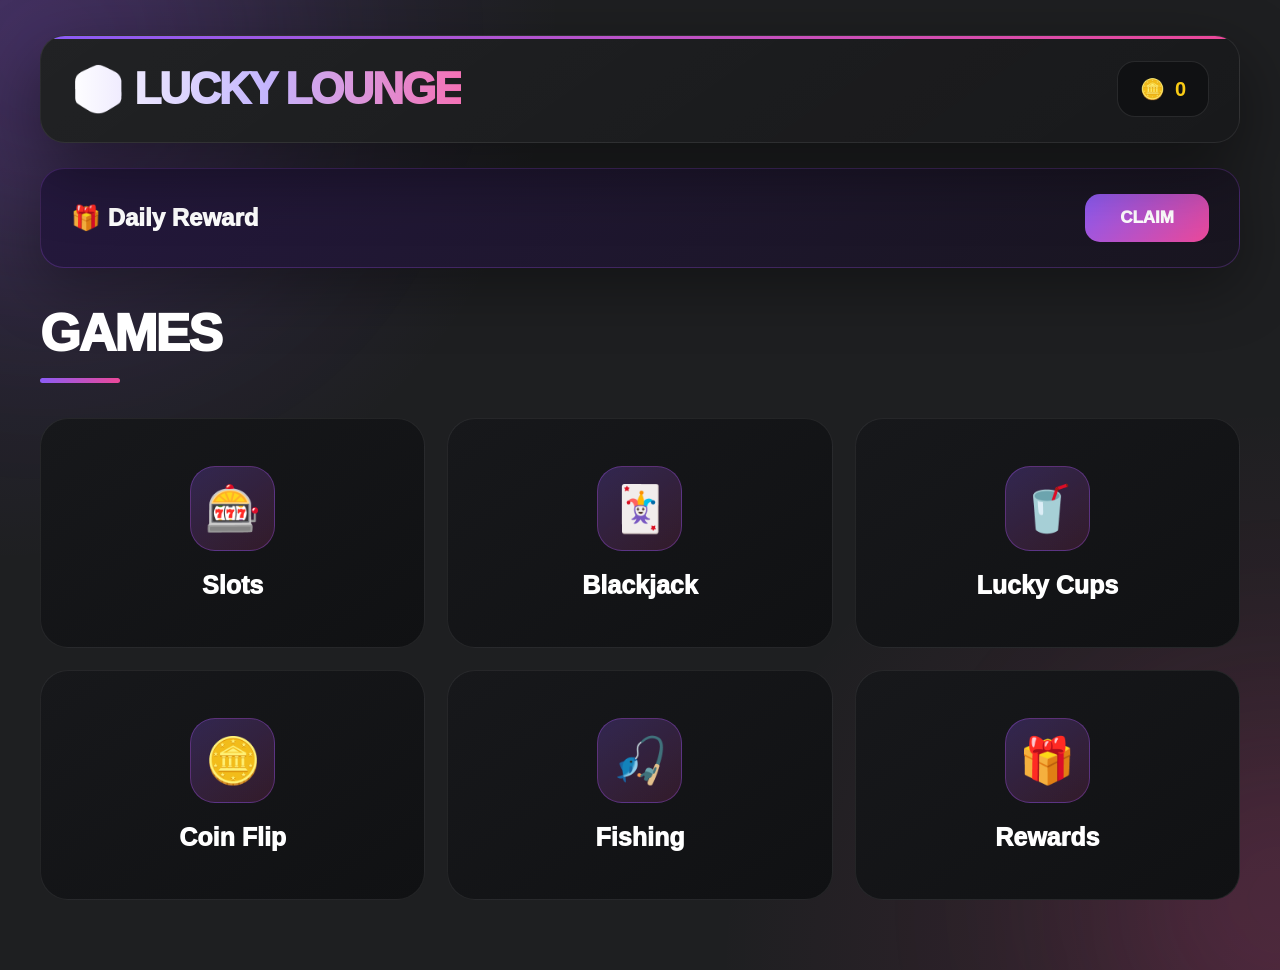
<file: index.html>
<!DOCTYPE html>
<html lang="en">

<head>

<meta charset="UTF-8">

<meta name="viewport" content="width=device-width, initial-scale=1.0">

<title>
Lucky Lounge
</title>

<link rel="stylesheet" href="style.css">

</head>


<body>


<div class="menu">



    <!-- HEADER -->

    <div class="top">


        <div class="logo">

            🎲 LUCKY LOUNGE

        </div>



        <div class="coins">

            🪙

            <span id="coins">
                0
            </span>

        </div>


    </div>






    <!-- DAILY REWARD -->


    <div class="daily">


        <div>

            🎁 Daily Reward

        </div>



        <button onclick="claimDailyReward()">

            CLAIM

        </button>


    </div>







    <!-- TITLE -->


    <h1>

        GAMES

    </h1>








    <!-- GAME BUTTONS -->


    <div class="buttons">



        <button
        class="game-btn"
        onclick="openGame('games/slots.html')">


            <span>
                🎰
            </span>


            <div>
                Slots
            </div>


        </button>






        <button
        class="game-btn"
        onclick="openGame('games/blackjack.html')">


            <span>
                🃏
            </span>


            <div>
                Blackjack
            </div>


        </button>







        <button
        class="game-btn"
        onclick="openGame('games/cups.html')">


            <span>
                🥤
            </span>


            <div>
                Lucky Cups
            </div>


        </button>








        <button
        class="game-btn"
        onclick="openGame('games/coinflip.html')">


            <span>
                🪙
            </span>


            <div>
                Coin Flip
            </div>


        </button>








        <button
        class="game-btn"
        onclick="openGame('games/fishing.html')">


            <span>
                🎣
            </span>


            <div>
                Fishing
            </div>


        </button>








        <button
        class="game-btn"
        onclick="openGame('games/rewards.html')">


            <span>
                🎁
            </span>


            <div>
                Rewards
            </div>


        </button>





    </div>





</div>








<!-- SCRIPTS -->

<script src="js/sounds.js"></script>

<script src="js/currency.js"></script>

<script src="js/rewards.js"></script>



<script>


function openGame(page){


    playSound("click");


    setTimeout(()=>{


        window.location.href = page;


    },150);


}


</script>



</body>

</html>
</file>
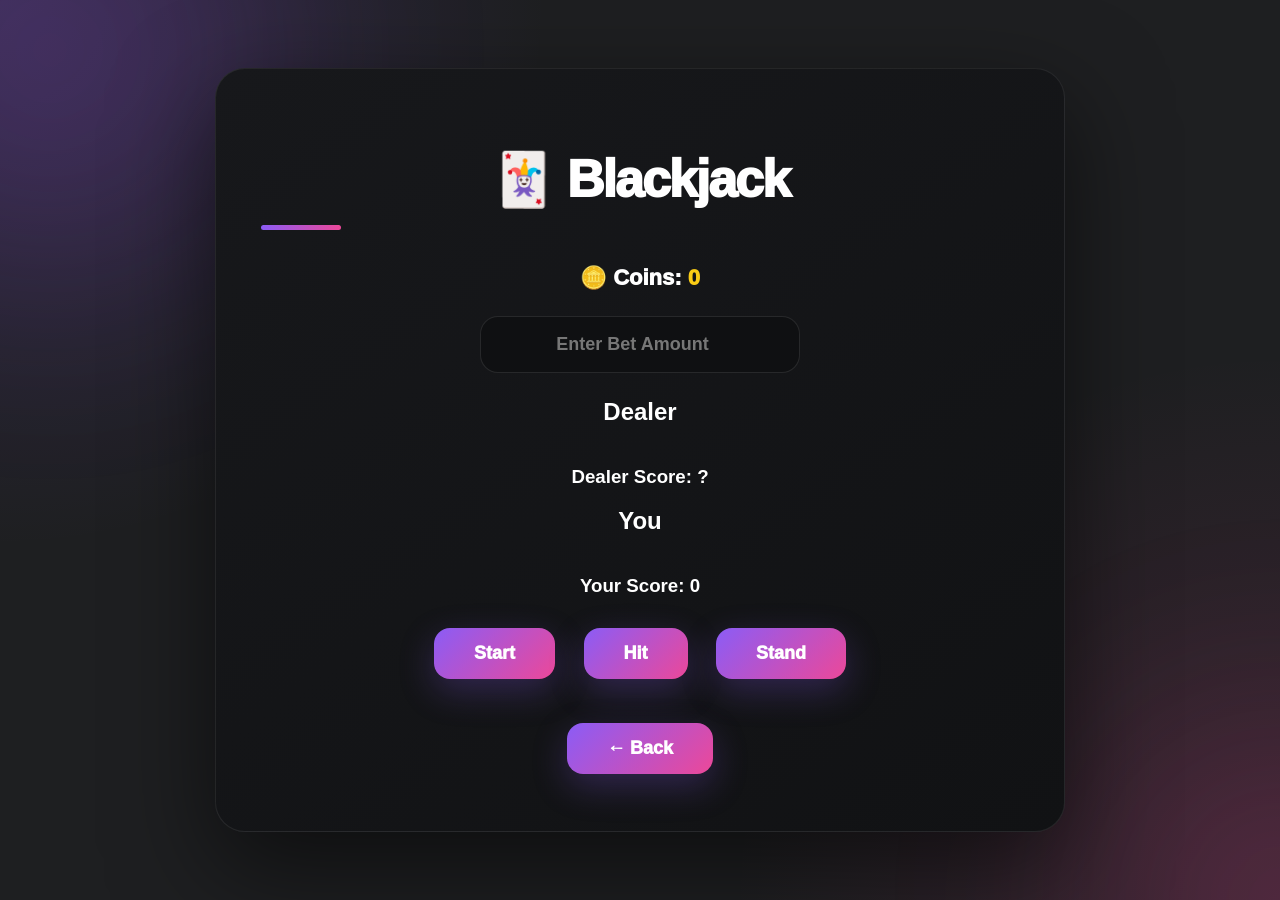
<file: games/blackjack.html>
<!DOCTYPE html>
<html lang="en">

<head>

<meta charset="UTF-8">

<meta name="viewport" content="width=device-width, initial-scale=1.0">

<title>Lucky Lounge Blackjack</title>

<link rel="stylesheet" href="../style.css">

</head>


<body>



<div class="game-page">


<div class="game-container">



<h1 class="game-title">

🃏 Blackjack

</h1>





<div class="money">

🪙 Coins:
<span id="coins">
0
</span>

</div>







<div class="bet-box">


<input 
id="bet"
type="number"
placeholder="Enter Bet Amount"
min="1">


</div>







<h2>

Dealer

</h2>


<div id="dealerCards">


</div>



<h3>

Dealer Score:

<span id="dealerScore">

?

</span>

</h3>









<h2>

You

</h2>


<div id="playerCards">


</div>



<h3>

Your Score:

<span id="playerScore">

0

</span>

</h3>







<div class="actions">


<button
class="game-action"
onclick="startGame()">

Start

</button>




<button
class="game-action"
onclick="hit()">

Hit

</button>





<button
class="game-action"
onclick="stand()">

Stand

</button>


</div>







<h2 id="result">


</h2>






<button
class="game-action"
onclick="window.location.href='../index.html'">

← Back

</button>






</div>


</div>







<script src="../js/currency.js"></script>

<script src="../js/blackjack.js"></script>

<script src="../js/sounds.js"></script>



</body>

</html>
</file>
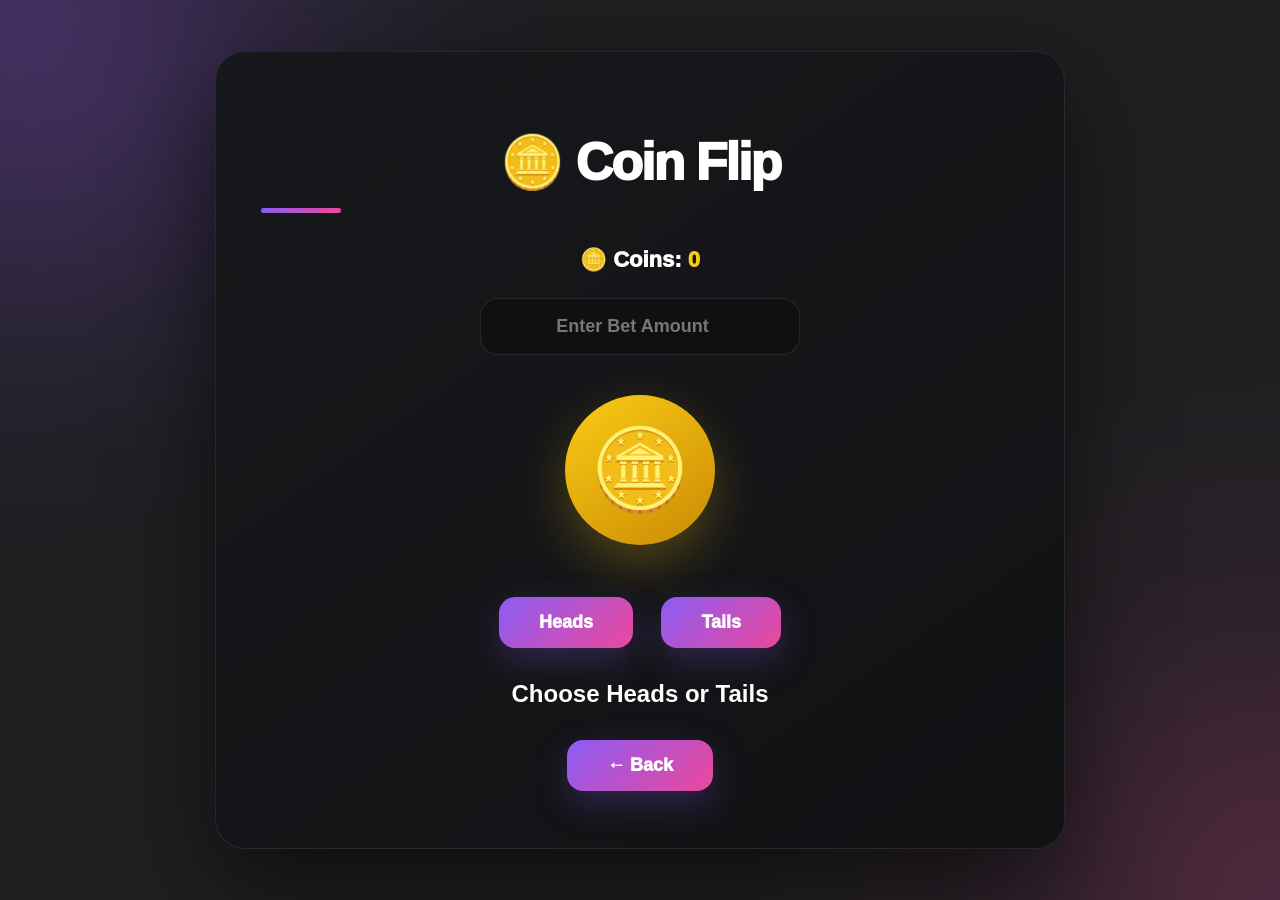
<file: games/coinflip.html>
<!DOCTYPE html>
<html lang="en">

<head>

<meta charset="UTF-8">

<meta name="viewport" content="width=device-width, initial-scale=1.0">

<title>Lucky Lounge Coin Flip</title>

<link rel="stylesheet" href="../style.css">

</head>


<body>



<div class="game-page">


<div class="game-container">



<h1 class="game-title">

🪙 Coin Flip

</h1>





<div class="money">

🪙 Coins:

<span id="coins">

0

</span>

</div>








<div class="bet-box">


<input

id="bet"

type="number"

placeholder="Enter Bet Amount"

min="1">


</div>









<div class="coin-area">


<div id="coin" class="coin">


🪙


</div>


</div>








<div class="choice">


<button

class="game-action"

onclick="flipCoin('Heads')">

Heads


</button>




<button

class="game-action"

onclick="flipCoin('Tails')">

Tails


</button>


</div>







<h2 id="result">


Choose Heads or Tails


</h2>







<button

class="game-action"

onclick="window.location.href='../index.html'">


← Back


</button>







</div>


</div>








<script src="../js/currency.js"></script>

<script src="../js/coinflip.js"></script>

<script src="../js/sounds.js"></script>



</body>

</html>
</file>
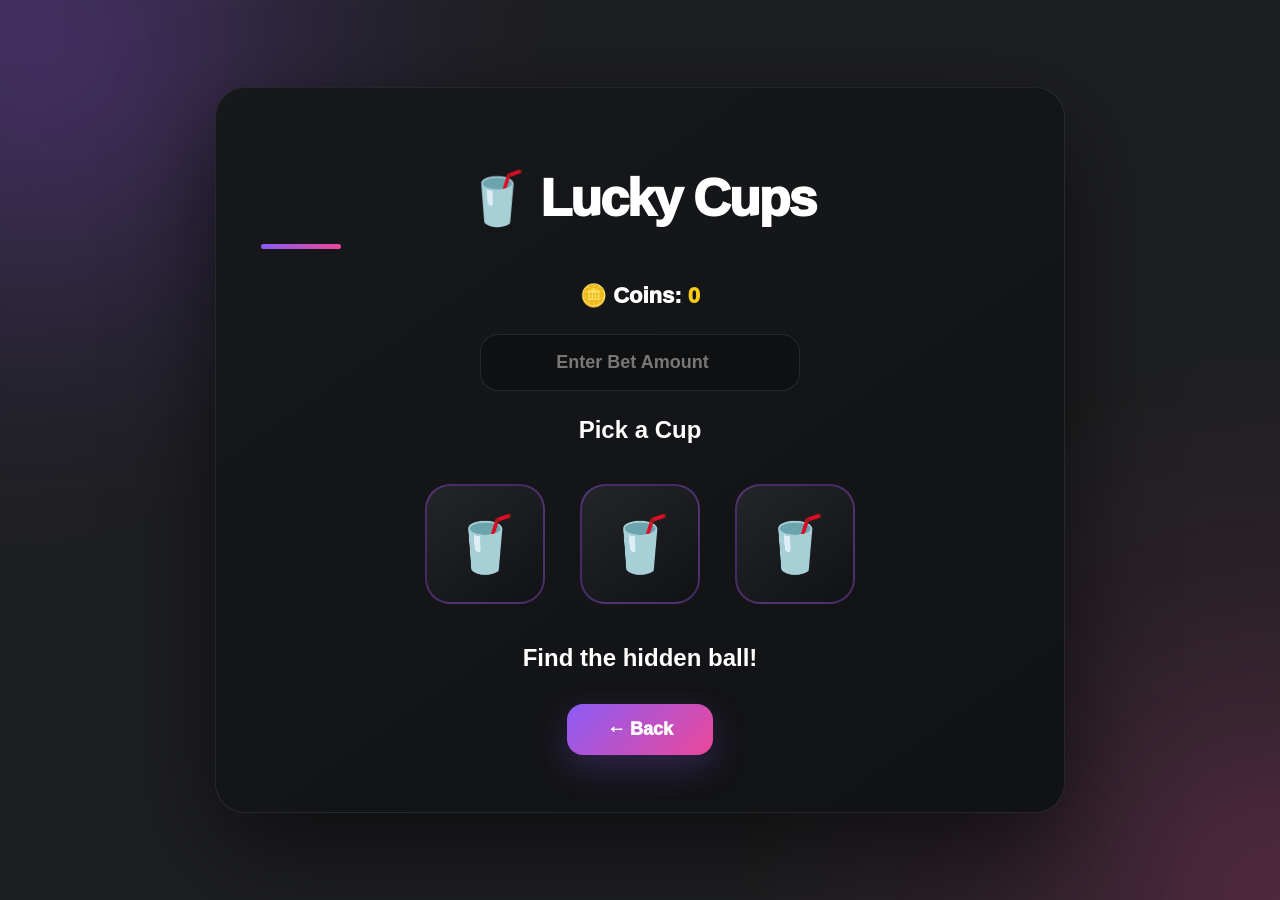
<file: games/cups.html>
<!DOCTYPE html>
<html lang="en">

<head>

<meta charset="UTF-8">

<meta name="viewport" content="width=device-width, initial-scale=1.0">

<title>Lucky Lounge Cups</title>

<link rel="stylesheet" href="../style.css">

</head>


<body>



<div class="game-page">


<div class="game-container">



<h1 class="game-title">

🥤 Lucky Cups

</h1>






<div class="money">

🪙 Coins:

<span id="coins">

0

</span>

</div>







<div class="bet-box">


<input

id="bet"

type="number"

placeholder="Enter Bet Amount"

min="1">


</div>









<h2>

Pick a Cup

</h2>






<div class="cups">



<button

class="cup"

onclick="chooseCup(1)">

🥤

</button>





<button

class="cup"

onclick="chooseCup(2)">

🥤

</button>






<button

class="cup"

onclick="chooseCup(3)">

🥤

</button>



</div>








<h2 id="result">

Find the hidden ball!

</h2>







<button

class="game-action"

onclick="window.location.href='../index.html'">

← Back

</button>







</div>


</div>







<script src="../js/currency.js"></script>

<script src="../js/cups.js"></script>

<script src="../js/sounds.js"></script>



</body>

</html>
</file>
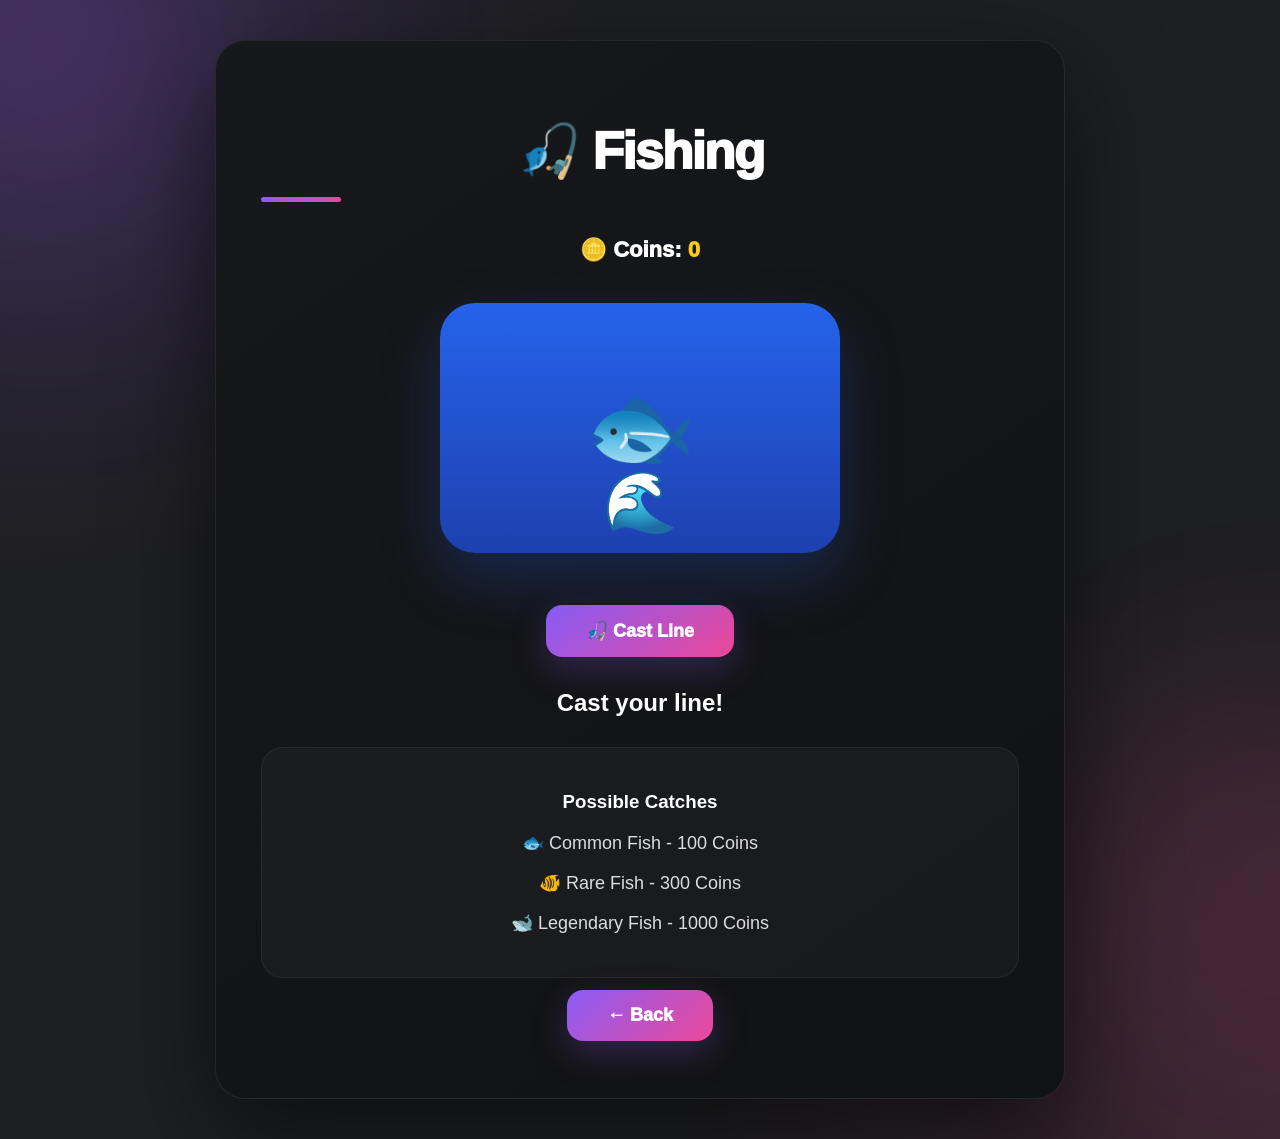
<file: games/fishing.html>
<!DOCTYPE html>
<html lang="en">

<head>
    <meta charset="UTF-8">
    <meta name="viewport" content="width=device-width, initial-scale=1.0">

    <title>Lucky Lounge Fishing</title>

    <link rel="stylesheet" href="../style.css">
</head>

<body>

<div class="game-page">

    <div class="game-container">

        <h1 class="game-title">
            🎣 Fishing
        </h1>

        <div class="money">
            🪙 Coins:
            <span id="coins">0</span>
        </div>

        <div class="pond">

            <div id="fish" class="fish">
                🐟
            </div>

            <div class="wave">
                🌊
            </div>

        </div>

        <button
            class="game-action"
            onclick="fish()">
            🎣 Cast Line
        </button>

        <h2 id="fishResult">
            Cast your line!
        </h2>

        <div class="catch-info">

            <h3>Possible Catches</h3>

            <p>🐟 Common Fish - 100 Coins</p>
            <p>🐠 Rare Fish - 300 Coins</p>
            <p>🐋 Legendary Fish - 1000 Coins</p>

        </div>

        <button
            class="game-action"
            onclick="window.location.href='../index.html'">
            ← Back
        </button>

    </div>

</div>

<script src="../js/currency.js"></script>
<script src="../js/fishing.js"></script>
<script src="../js/sounds.js"></script>

</body>
</html>
</file>
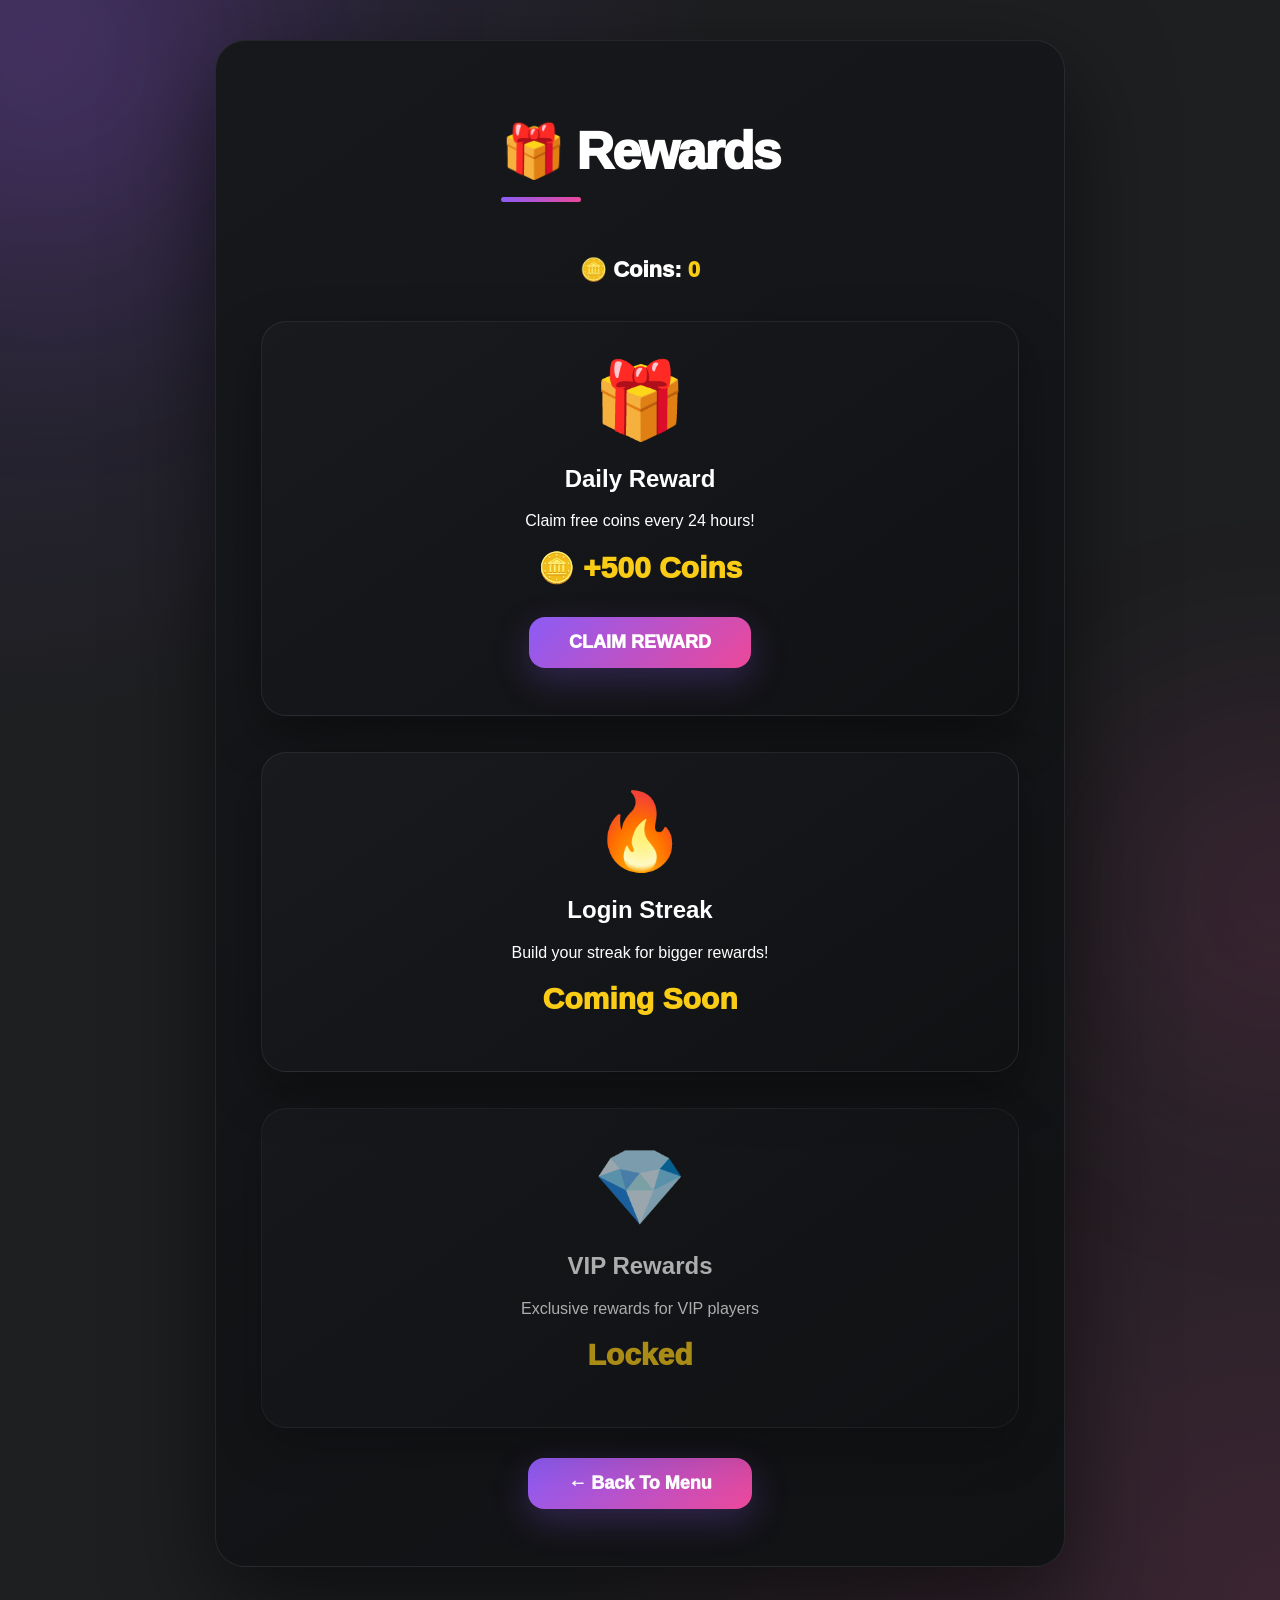
<file: games/rewards.html>
<!DOCTYPE html>
<html lang="en">

<head>

<meta charset="UTF-8">

<meta name="viewport" content="width=device-width, initial-scale=1.0">

<title>Lucky Lounge Rewards</title>

<link rel="stylesheet" href="../style.css">

</head>


<body>



<div class="game-page">


<div class="game-container rewards-container">



<h1 class="game-title">

🎁 Rewards

</h1>






<div class="money">

🪙 Coins:

<span id="coins">

0

</span>

</div>








<div class="reward-card">



<div class="reward-icon">

🎁

</div>



<h2>

Daily Reward

</h2>



<p>

Claim free coins every 24 hours!

</p>



<div class="reward-amount">

🪙 +500 Coins

</div>





<button

id="rewardButton"

class="game-action"

onclick="claimDailyReward()">

CLAIM REWARD

</button>



</div>









<div class="reward-card">



<div class="reward-icon">

🔥

</div>



<h2>

Login Streak

</h2>



<p>

Build your streak for bigger rewards!

</p>



<div class="reward-amount">

Coming Soon

</div>



</div>









<div class="reward-card locked">



<div class="reward-icon">

💎

</div>



<h2>

VIP Rewards

</h2>



<p>

Exclusive rewards for VIP players

</p>



<div class="reward-amount">

Locked

</div>



</div>








<button

class="game-action"

onclick="window.location.href='../index.html'">

← Back To Menu

</button>






</div>


</div>









<script src="../js/currency.js"></script>

<script src="../js/rewards.js"></script>

<script src="../js/sounds.js"></script>



</body>

</html>
</file>
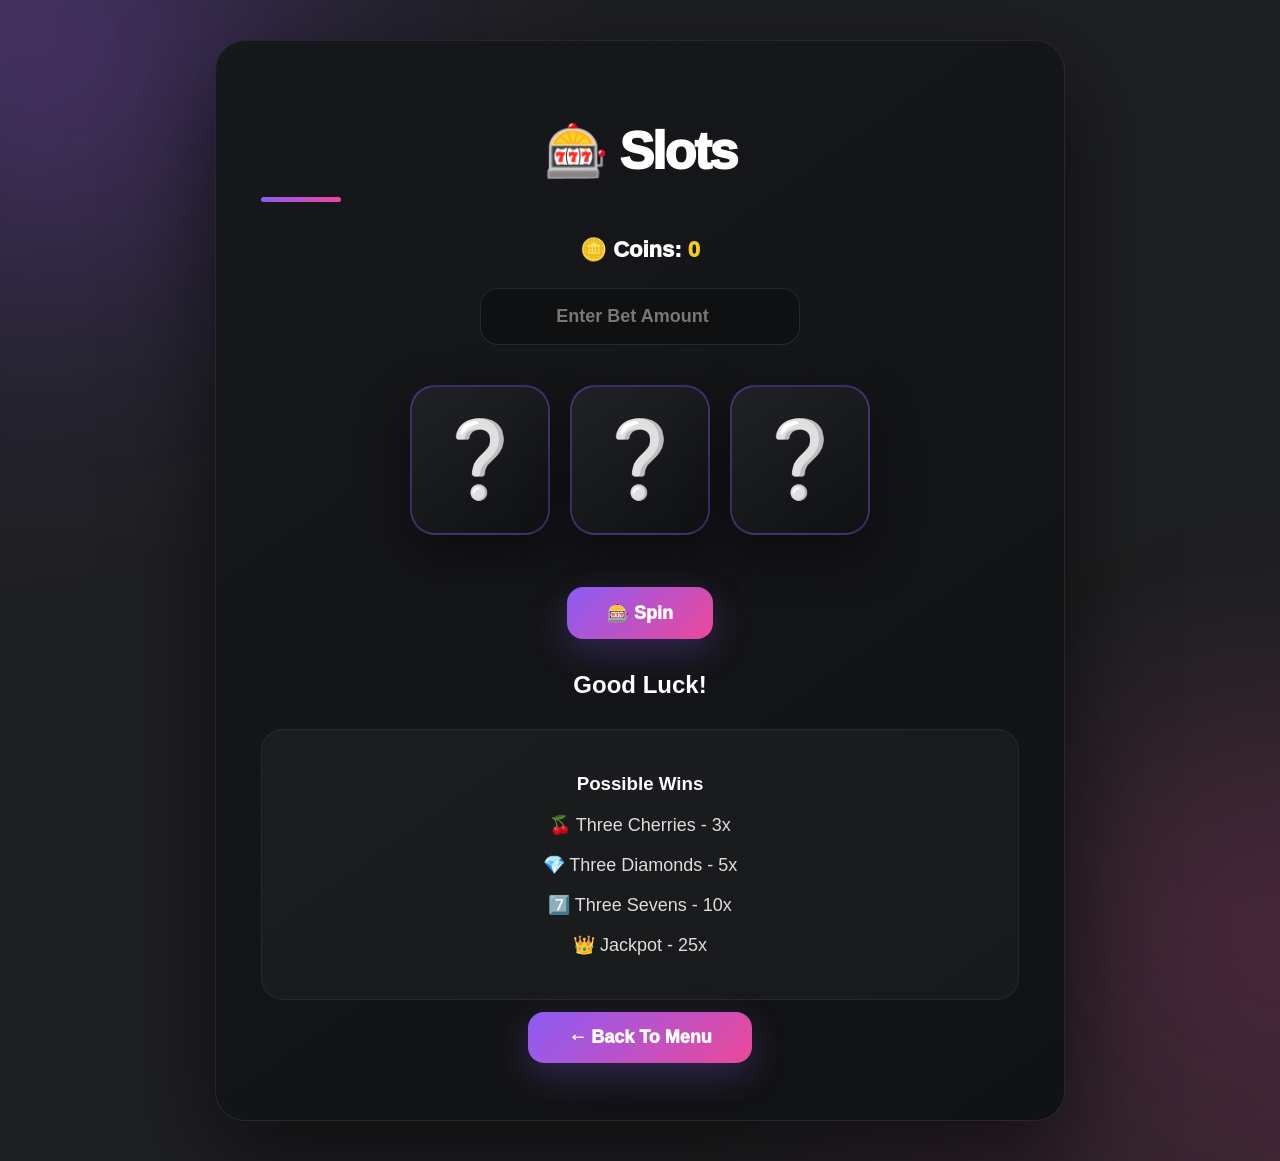
<file: games/slots.html>
<!DOCTYPE html>
<html lang="en">

<head>
    <meta charset="UTF-8">
    <meta name="viewport" content="width=device-width, initial-scale=1.0">

    <title>Lucky Lounge Slots</title>

    <link rel="stylesheet" href="../style.css">
</head>

<body>

<div class="game-page">

    <div class="game-container">

        <h1 class="game-title">
            🎰 Slots
        </h1>

        <div class="money">
            🪙 Coins:
            <span id="coins">0</span>
        </div>

        <div class="bet-box">

            <input
                id="bet"
                type="number"
                placeholder="Enter Bet Amount"
                min="1"
            >

        </div>

        <div class="slots">

            <div class="slot" id="slot1">❔</div>

            <div class="slot" id="slot2">❔</div>

            <div class="slot" id="slot3">❔</div>

        </div>

        <button
            class="game-action"
            onclick="spin()">
            🎰 Spin
        </button>

        <h2 id="result">
            Good Luck!
        </h2>

        <div class="slot-info">

            <h3>Possible Wins</h3>

            <p>🍒 Three Cherries - 3x</p>
            <p>💎 Three Diamonds - 5x</p>
            <p>7️⃣ Three Sevens - 10x</p>
            <p>👑 Jackpot - 25x</p>

        </div>

        <button
            class="game-action"
            onclick="window.location.href='../index.html'">
            ← Back To Menu
        </button>

    </div>

</div>

<script src="../js/currency.js"></script>
<script src="../js/slots.js"></script>
<script src="../js/sounds.js"></script>

</body>
</html>
</file>
<file: style.css>
/* =========================================================
   LUCKY LOUNGE
   PREMIUM CASINO UI
========================================================= */


* {

    box-sizing:border-box;

}



html {

    scroll-behavior:smooth;

}



body {

    margin:0;

    min-height:100vh;

    font-family:
    "Segoe UI",
    Arial,
    sans-serif;

    color:white;


    background:


    radial-gradient(
        circle at top left,
        rgba(139,92,246,.18),
        transparent 35%
    ),


    radial-gradient(
        circle at bottom right,
        rgba(236,72,153,.14),
        transparent 35%
    ),


    #1E1F21;


    overflow-x:hidden;

}






/* BACKGROUND GLOW */


body::before {


    content:"";


    position:fixed;


    width:700px;

    height:700px;


    left:-300px;

    top:-300px;



    background:


    radial-gradient(
        circle,
        rgba(168,85,247,.22),
        transparent 65%
    );



    filter:blur(90px);



    animation:
    floatGlow 12s infinite alternate;



    z-index:-1;


}





body::after {


    content:"";


    position:fixed;


    width:600px;

    height:600px;



    right:-300px;

    bottom:-300px;



    background:


    radial-gradient(
        circle,
        rgba(236,72,153,.18),
        transparent 65%
    );



    filter:blur(90px);



    z-index:-1;


}





@keyframes floatGlow {


    from {

        transform:translate(0,0);

    }



    to {

        transform:translate(80px,50px);

    }


}






/* =========================================================
   MENU
========================================================= */


.menu {


    width:1200px;


    max-width:
    calc(100% - 40px);



    margin:auto;



    padding:

    35px 0 70px;


}






/* =========================================================
   HEADER
========================================================= */



.top {


    width:100%;



    display:flex;



    justify-content:space-between;



    align-items:center;



    padding:25px 30px;



    background:


    linear-gradient(
        145deg,
        rgba(255,255,255,.05),
        rgba(255,255,255,.01)
    );



    background-color:#151618;



    border-radius:25px;



    border:

    1px solid rgba(255,255,255,.08);



    box-shadow:


    0 25px 70px rgba(0,0,0,.45);



    position:relative;



    overflow:hidden;


}





.top::before {


    content:"";



    position:absolute;



    top:0;



    left:0;



    width:100%;



    height:3px;



    background:


    linear-gradient(
        90deg,
        #8b5cf6,
        #ec4899
    );


}







.logo {


    font-size:44px;



    font-weight:1000;



    letter-spacing:-2px;



    background:


    linear-gradient(
        90deg,
        white,
        #c4b5fd,
        #f472b6
    );



    -webkit-background-clip:text;



    color:transparent;


}






.coins {


    display:flex;



    align-items:center;



    gap:10px;



    padding:15px 22px;



    border-radius:18px;



    background:#101113;



    border:

    1px solid rgba(255,255,255,.1);



    font-size:20px;



    font-weight:900;


}





.coins span {


    color:#facc15;


}

/* =========================================================
   DAILY REWARD
========================================================= */


.daily {


    margin-top:25px;


    padding:25px 30px;


    display:flex;


    justify-content:space-between;


    align-items:center;



    background:


    linear-gradient(
        135deg,
        #24183d,
        #18151f
    );



    border-radius:24px;



    border:

    1px solid rgba(168,85,247,.25);



    box-shadow:


    0 20px 60px rgba(0,0,0,.35);



    font-size:24px;



    font-weight:1000;


}





.daily button {


    padding:

    14px 35px;



    border-radius:15px;



    border:none;



    cursor:pointer;



    color:white;



    font-size:17px;



    font-weight:1000;



    background:


    linear-gradient(
        135deg,
        #8b5cf6,
        #ec4899
    );



    transition:.25s;


}





.daily button:hover {


    transform:

    translateY(-4px);



    box-shadow:


    0 15px 40px rgba(168,85,247,.35);


}






/* =========================================================
   TITLES
========================================================= */


h1 {


    font-size:52px;



    font-weight:1000;



    letter-spacing:-2px;


}





h1::after {


    content:"";



    display:block;



    width:80px;



    height:5px;



    margin-top:15px;



    border-radius:20px;



    background:


    linear-gradient(
        90deg,
        #8b5cf6,
        #ec4899
    );


}







/* =========================================================
   GAME BUTTON GRID
========================================================= */


.buttons {


    width:100%;



    display:grid;



    grid-template-columns:


    repeat(3,1fr);



    gap:22px;


}







/* =========================================================
   GAME BUTTONS
========================================================= */


.game-btn {


    height:230px;



    padding:30px;



    border-radius:28px;



    border:


    1px solid rgba(255,255,255,.08);



    background:


    linear-gradient(
        145deg,
        #17181b,
        #101113
    );



    color:white;



    cursor:pointer;



    display:flex;



    flex-direction:column;



    justify-content:center;



    align-items:center;



    gap:20px;



    font-size:25px;



    font-weight:1000;



    position:relative;



    overflow:hidden;



    transition:.3s;


}







.game-btn::before {


    content:"";



    position:absolute;



    width:100%;



    height:3px;



    top:0;



    left:0;



    background:


    linear-gradient(
        90deg,
        #8b5cf6,
        #ec4899
    );



    opacity:0;



    transition:.3s;


}





.game-btn:hover::before {


    opacity:1;


}






.game-btn span {


    width:85px;



    height:85px;



    display:flex;



    justify-content:center;



    align-items:center;



    border-radius:25px;



    font-size:45px;



    background:


    linear-gradient(
        145deg,
        rgba(139,92,246,.25),
        rgba(236,72,153,.15)
    );



    border:


    1px solid rgba(168,85,247,.35);


}







.game-btn:hover {


    transform:


    translateY(-10px);



    border-color:


    rgba(168,85,247,.5);



    box-shadow:


    0 25px 60px rgba(0,0,0,.45),



    0 0 35px rgba(139,92,246,.2);


}





.game-btn:active {


    transform:

    scale(.95);


}

/* =========================================================
   GAME PAGE CENTER
========================================================= */


.game-page {


    min-height:100vh;



    width:100%;



    display:flex;



    justify-content:center;



    align-items:center;



    padding:40px;


}






.game-container {


    width:850px;



    max-width:95%;



    padding:45px;



    text-align:center;



    background:


    linear-gradient(
        145deg,
        #17181b,
        #111214
    );



    border-radius:30px;



    border:


    1px solid rgba(255,255,255,.08);



    box-shadow:


    0 35px 100px rgba(0,0,0,.55);


}






/* =========================================================
   INPUTS
========================================================= */


.bet-box {


    display:flex;



    justify-content:center;



    margin:25px 0;


}





input {


    width:320px;



    padding:17px 20px;



    border-radius:18px;



    border:


    1px solid rgba(255,255,255,.1);



    outline:none;



    background:#0f1012;



    color:white;



    text-align:center;



    font-size:18px;



    font-weight:700;



    transition:.25s;


}





input::placeholder {


    color:#777;


}





input:focus {


    border-color:#8b5cf6;



    box-shadow:


    0 0 20px rgba(139,92,246,.25);


}







/* =========================================================
   ACTION BUTTONS
========================================================= */


.game-action {


    padding:


    15px 40px;



    margin:12px;



    border-radius:16px;



    border:none;



    cursor:pointer;



    color:white;



    font-size:18px;



    font-weight:1000;



    background:


    linear-gradient(
        135deg,
        #8b5cf6,
        #ec4899
    );



    box-shadow:


    0 12px 35px rgba(139,92,246,.25);



    transition:.25s;


}





.game-action:hover {


    transform:


    translateY(-4px);



    box-shadow:


    0 18px 45px rgba(236,72,153,.35);


}





.game-action:active {


    transform:


    scale(.96);


}





.game-action:disabled {


    opacity:.5;



    cursor:not-allowed;


}







/* =========================================================
   SLOTS
========================================================= */


.slots {


    width:100%;



    display:flex;



    justify-content:center;



    align-items:center;



    gap:20px;



    margin:40px auto;


}





.slot {


    width:140px;



    height:150px;



    display:flex;



    justify-content:center;



    align-items:center;



    font-size:75px;



    border-radius:25px;



    background:


    linear-gradient(
        145deg,
        #202126,
        #101113
    );



    border:


    2px solid rgba(139,92,246,.35);



    box-shadow:


    0 20px 50px rgba(0,0,0,.45);



    transition:.3s;


}





.slot:hover {


    transform:


    translateY(-8px);



    border-color:#ec4899;


}







/* =========================================================
   COIN FLIP
========================================================= */


.coin-area {


    display:flex;



    justify-content:center;



    align-items:center;



    margin:40px;


}





.coin {


    width:150px;



    height:150px;



    display:flex;



    justify-content:center;



    align-items:center;



    font-size:80px;



    border-radius:50%;



    background:


    linear-gradient(
        145deg,
        #facc15,
        #ca8a04
    );



    box-shadow:


    0 20px 50px rgba(250,204,21,.25);


}





.coin.flip {


    animation:


    coinFlip 2s ease;


}





@keyframes coinFlip {


    0% {


        transform:rotateY(0);


    }



    50% {


        transform:rotateY(900deg);


    }



    100% {


        transform:rotateY(1800deg);


    }


}







/* =========================================================
   CUPS
========================================================= */


.cups {


    width:100%;



    display:flex;



    justify-content:center;



    align-items:center;



    gap:35px;



    margin:40px auto;


}





.cup {


    width:120px;



    height:120px;



    border-radius:25px;



    border:2px solid rgba(168,85,247,.35);



    background:


    linear-gradient(
        145deg,
        #24252a,
        #111214
    );



    font-size:55px;



    cursor:pointer;



    transition:.25s;


}





.cup:hover {


    transform:


    translateY(-12px);



    border-color:#ec4899;



    box-shadow:


    0 20px 40px rgba(236,72,153,.2);


}





.cup:disabled {


    opacity:.5;



    cursor:not-allowed;


}





.cup.selected {


    transform:


    translateY(-20px);



    border-color:#facc15;



    box-shadow:


    0 0 40px rgba(250,204,21,.5);


}







/* =========================================================
   BLACKJACK CARDS
========================================================= */


#playerCards,
#dealerCards {


    display:flex;



    justify-content:center;



    align-items:center;



    flex-wrap:wrap;



    gap:12px;



    margin:20px;


}





.card {


    width:100px;



    height:140px;



    display:flex;



    justify-content:center;



    align-items:center;



    border-radius:18px;



    background:white;



    color:#111;



    font-size:32px;



    font-weight:1000;



    box-shadow:


    0 15px 35px rgba(0,0,0,.4);


}





.card.back {


    background:


    linear-gradient(
        135deg,
        #7c3aed,
        #ec4899
    );



    color:white;


}

/* =========================================================
   FISHING
========================================================= */


.pond {


    width:400px;



    height:250px;



    margin:40px auto;



    position:relative;



    overflow:hidden;



    display:flex;



    justify-content:center;



    align-items:center;



    border-radius:35px;



    background:


    linear-gradient(
        180deg,
        #2563eb,
        #1e40af
    );



    box-shadow:


    0 25px 60px rgba(37,99,235,.25);


}





.fish {


    font-size:90px;



    z-index:2;



    transition:1s;


}





.fish.swimming {


    animation:


    fishSwim 3s ease;


}





@keyframes fishSwim {


    0% {


        transform:translateX(-130px);


    }



    50% {


        transform:translateX(130px);


    }



    100% {


        transform:translateX(0);


    }


}





.wave {


    position:absolute;



    bottom:15px;



    font-size:60px;


}








/* =========================================================
   REWARDS
========================================================= */


.rewards-container {


    display:flex;



    flex-direction:column;



    align-items:center;


}





.reward-card {


    width:100%;



    padding:35px;



    margin:18px 0;



    border-radius:25px;



    background:


    linear-gradient(
        145deg,
        #191a1e,
        #101113
    );



    border:


    1px solid rgba(255,255,255,.08);



    box-shadow:


    0 20px 50px rgba(0,0,0,.35);



    transition:.3s;


}





.reward-card:hover {


    transform:


    translateY(-8px);



    border-color:


    rgba(168,85,247,.45);


}





.reward-icon {


    font-size:75px;



    margin-bottom:15px;


}





.reward-amount {


    margin:20px;



    font-size:30px;



    font-weight:1000;



    color:#facc15;


}





.reward-card.locked {


    opacity:.65;


}









/* =========================================================
   INFO BOXES
========================================================= */


.slot-info,
.catch-info {


    width:100%;



    margin-top:30px;



    padding:25px;



    border-radius:22px;



    background:


    rgba(255,255,255,.03);



    border:


    1px solid rgba(255,255,255,.06);


}





.slot-info p,
.catch-info p {


    font-size:18px;



    color:#ddd;


}









/* =========================================================
   MONEY DISPLAY
========================================================= */


.money {


    margin:20px;



    font-size:22px;



    font-weight:1000;


}





.money span {


    color:#facc15;


}









/* =========================================================
   SCROLLBAR
========================================================= */


::-webkit-scrollbar {


    width:10px;


}





::-webkit-scrollbar-track {


    background:#111214;


}





::-webkit-scrollbar-thumb {


    background:


    linear-gradient(
        #8b5cf6,
        #ec4899
    );



    border-radius:20px;


}









/* =========================================================
   MOBILE
========================================================= */


@media(max-width:900px){


    .buttons {


        grid-template-columns:


        repeat(2,1fr);


    }





    .game-container {


        padding:30px 20px;


    }


}








@media(max-width:600px){


    .menu {


        max-width:


        calc(100% - 20px);


    }





    .top {


        flex-direction:column;



        gap:20px;


    }





    .logo {


        font-size:32px;


    }





    h1 {


        font-size:40px;


    }





    .buttons {


        grid-template-columns:1fr;


    }





    .game-btn {


        height:190px;


    }





    .slots {


        gap:8px;


    }





    .slot {


        width:90px;



        height:110px;



        font-size:50px;


    }





    .cups {


        gap:15px;


    }





    .cup {


        width:90px;



        height:90px;



        font-size:40px;


    }





    .pond {


        width:280px;



        height:200px;


    }





    input {


        width:100%;


    }


}
</file>
